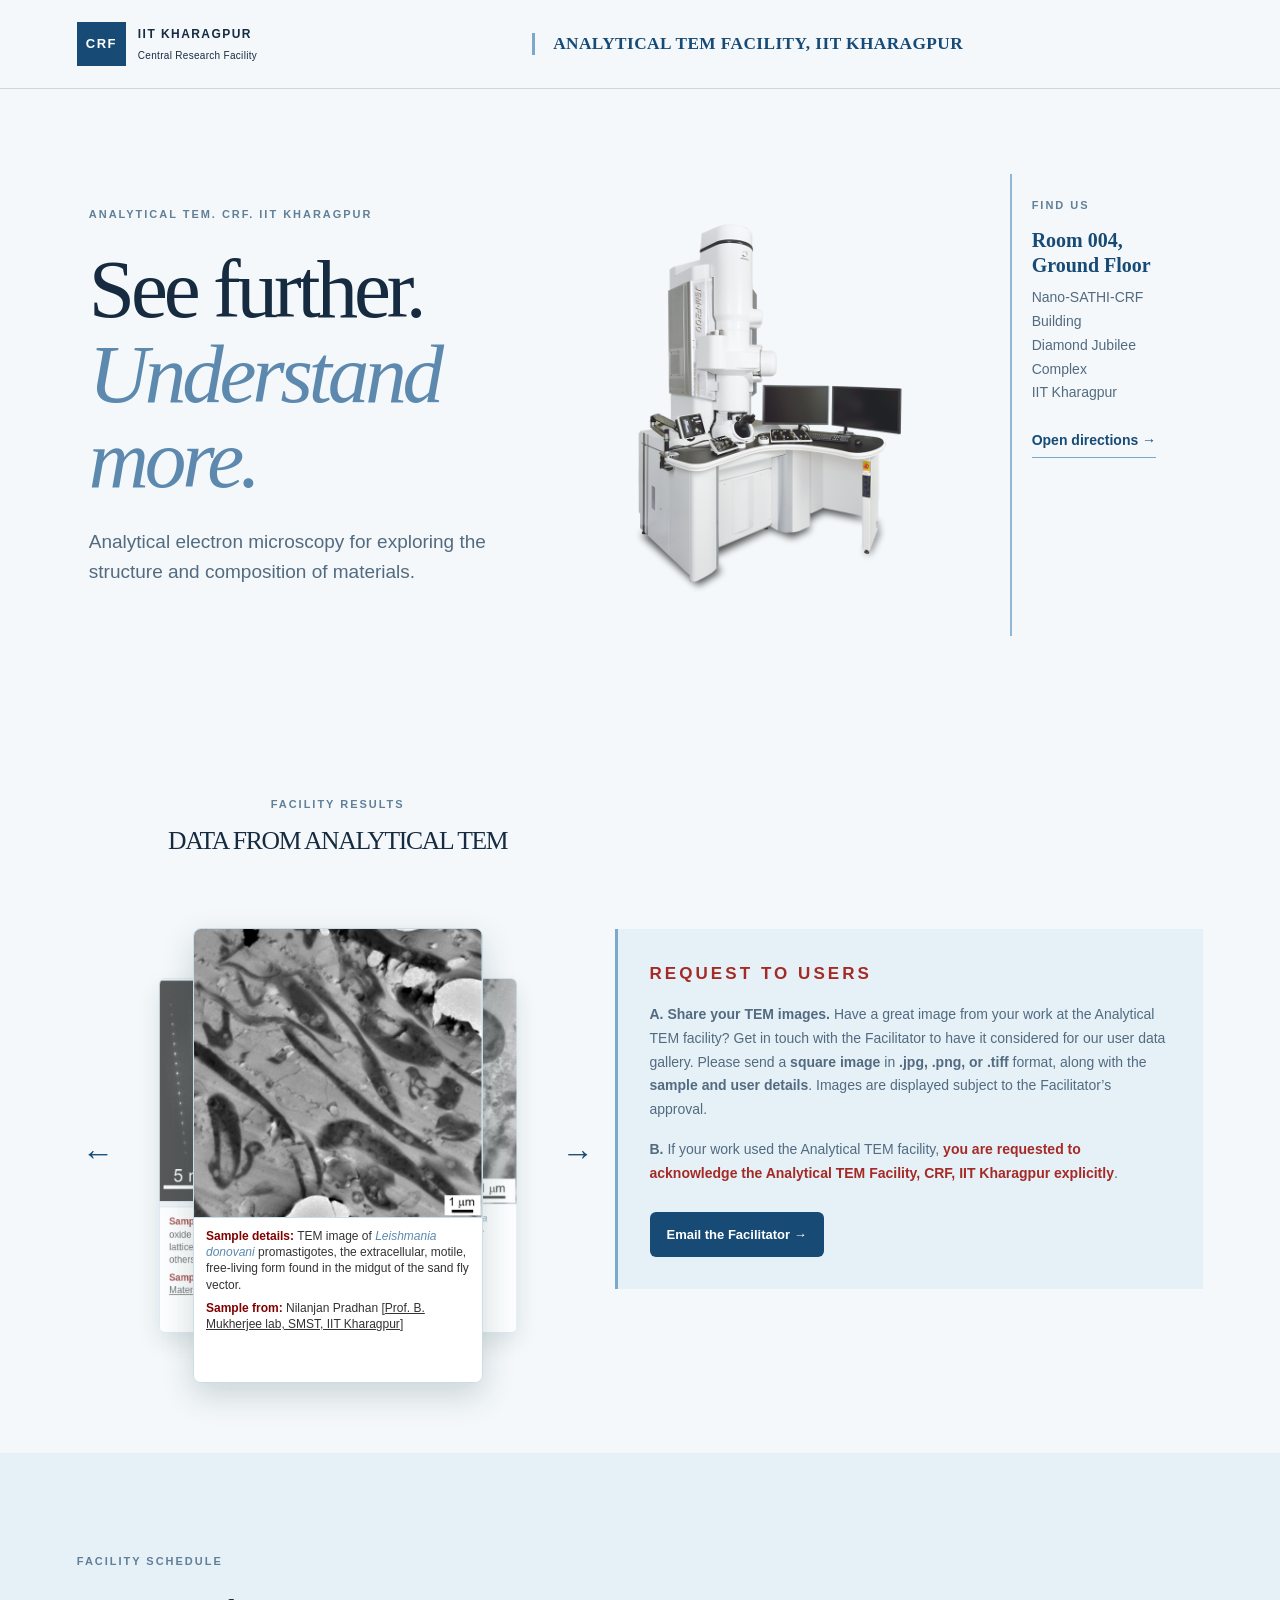
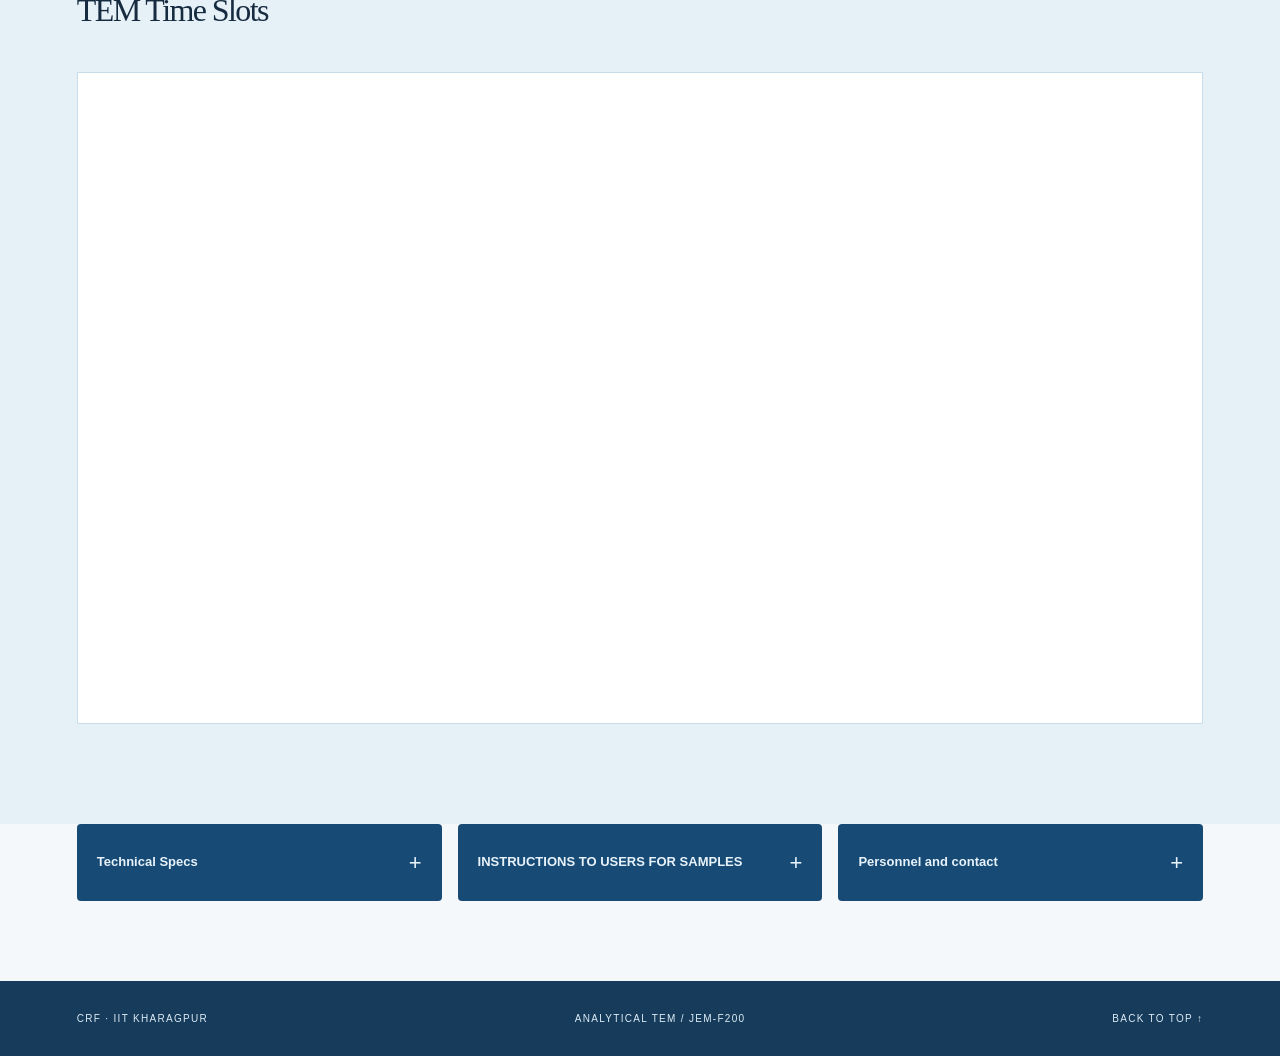
<file: index.html>
﻿<!doctype html>
<html lang="en">
  <head>
    <meta charset="utf-8">
    <meta name="viewport" content="width=device-width,initial-scale=1">
    <meta name="description" content="Analytical TEM facility at the Central Research Facility, IIT Kharagpur.">
    <title>Analytical TEM | CRF IIT Kharagpur</title>
    <link href="https://cdn.jsdelivr.net/npm/bootstrap@5.3.3/dist/css/bootstrap.min.css" rel="stylesheet" integrity="sha384-QWTKZyjpPEjISv5WaRU9OFeRpok6YctnYmDr5pNlyT2bRjXh0JMhjY6hW+ALEwIH" crossorigin="anonymous">
    <link rel="stylesheet" href="style.css">
  </head>
  <body>
    <header class="top d-flex align-items-center flex-wrap">
      <a class="brand" href="#top"><span class="mark">CRF</span><span>IIT KHARAGPUR<small>Central Research Facility</small></span></a>
      <div class="header-title">ANALYTICAL TEM FACILITY, IIT KHARAGPUR</div>
    </header>
    <main id="top">
      <section class="hero row align-items-center">
        <div class="col-lg-5">
          <p class="eyebrow">ANALYTICAL TEM. CRF. IIT KHARAGPUR</p>
          <h1>See further.<br><em>Understand more.</em></h1>
          <p class="lead">Analytical electron microscopy for exploring the structure and composition of materials.</p>
        </div>
        <div class="hero-facility col-lg-7">
          <figure class="hero-image">
            <img src="images/JEM-F200_en.png" alt="JEOL JEM-F200 electron microscope product image">
          </figure>
          <div class="hero-location">
            <p class="eyebrow">FIND US</p>
            <p><strong>Room 004, Ground Floor</strong><br>Nano-SATHI-CRF Building<br>Diamond Jubilee Complex<br>IIT Kharagpur</p>
            <a href="https://maps.app.goo.gl/LZnkwREacfSLnMJ28">Open directions &rarr;</a>
            <iframe class="location-map" title="Map of the Central Research Facility at IIT Kharagpur" src="https://maps.google.com/maps?q=Nano%20SATHI%20CRF%20Building%20IIT%20Kharagpur&amp;z=14&amp;output=embed" loading="lazy" referrerpolicy="no-referrer-when-downgrade"></iframe>
          </div>
        </div>
      </section>
      <section class="data-section row align-items-center" aria-labelledby="data-heading">
        <div class="data-column col-md">
        <div class="data-heading-row">
          <div>
            <p class="eyebrow">FACILITY RESULTS</p>
            <h2 id="data-heading">DATA FROM ANALYTICAL TEM</h2>
          </div>
        </div>
        <div class="carousel-shell">
          <button type="button" id="carousel-prev" class="carousel-arrow carousel-arrow-prev" aria-label="Previous image">&#8592;</button>
        <div class="data-carousel" aria-label="Analytical TEM data cards">
          <div class="carousel-stage">
            <article class="data-card" aria-label="TEM image of Leishmania donovani promastigotes">
              <div class="data-card-image"><img src="images/data-1.png" alt="TEM image of Leishmania donovani promastigotes, with a 1 micrometre scale bar"></div>
              <div class="data-card-details">
                <p><strong>Sample details:</strong> TEM image of <em>Leishmania donovani</em> promastigotes, the extracellular, motile, free-living form found in the midgut of the sand fly vector.</p>
                <p><strong>Sample from:</strong> Nilanjan Pradhan [<a href="https://molecularparasitol.wixsite.com/idi-lab">Prof. B. Mukherjee lab, SMST, IIT Kharagpur</a>]</p>
              </div>
            </article>
            <article class="data-card" aria-label="TEM image of Leishmania donovani amastigotes">
              <div class="data-card-image"><img src="images/data-2.png" alt="TEM image of Leishmania donovani amastigotes, with a 1 micrometre scale bar"></div>
              <div class="data-card-details">
                <p><strong>Sample details:</strong> (TEM) image of <em>Leishmania donovani</em> amastigotes, the intracellular, non-motile stage that resides within the Phagocytophorus vacuole of primary macrophages.</p>
                <p><strong>Sample from:</strong> Nilanjan Pradhan [<a href="https://molecularparasitol.wixsite.com/idi-lab">Prof. B. Mukherjee lab, SMST, IIT Kharagpur</a>]</p>
              </div>
            </article>
            <article class="data-card" aria-label="STEM-EDS composition map of a catalytic nanohybrid">
              <div class="data-card-image"><img src="images/data-3.png" alt="STEM-EDS composition map of platinum nanoparticles on cobalt manganese oxide octahedra, with a 100 nanometre scale bar"></div>
              <div class="data-card-details">
                <p><strong>Sample details:</strong> STEM-EDS composition mapping of catalytic nanohybrid - <span class="pt-highlight">Pt nanoparticles</span> [in red] on Cobalt manganese oxide octahedra.</p>
                <p><strong>Sample from:</strong> Dileshwari Sahu [<a href="https://ahinroy.github.io">Ahin Roy's lab, Materials Science Centre, IIT Kharagpur</a>]</p>
              </div>
            </article>
            <article class="data-card" aria-label="SAED pattern of barium manganese oxide">
              <div class="data-card-image"><img src="images/data-4.png" alt="Annotated SAED pattern of barium manganese oxide showing two incommensurate lattices"></div>
              <div class="data-card-details">
                <p><strong>Sample details:</strong> SAED pattern from complex oxide Ba<sub>6</sub>Mn<sub>24</sub>O<sub>48</sub>. The two incommensurate lattices are denoted here, one with rings, the others plainly showing weak reflections.</p>
                <p><strong>Sample from:</strong> Ajoy Dinda [<a href="https://ahinroy.github.io">Ahin Roy's lab, Materials Science Centre, IIT Kharagpur</a>]</p>
              </div>
            </article>
          </div>
        </div>
          <button type="button" id="carousel-next" class="carousel-arrow carousel-arrow-next" aria-label="Next image">&#8594;</button>
        </div>
        </div>
        <aside class="bibliography-box col-md">
          <p class="eyebrow">REQUEST TO USERS</p>
          <p><strong>A. Share your TEM images.</strong> Have a great image from your work at the Analytical TEM facility? Get in touch with the Facilitator to have it considered for our user data gallery. Please send a <strong>square image</strong> in <strong>.jpg, .png, or .tiff</strong> format, along with the <strong>sample and user details</strong>. Images are displayed subject to the Facilitator&#8217;s approval.</p>
          <p><strong>B.</strong> If your work used the Analytical TEM facility, <span class="acknowledgement-request">you are requested to acknowledge the Analytical TEM Facility, CRF, IIT Kharagpur explicitly</span>.</p>
          <a class="bibliography-link btn" href="mailto:ahin.iitkgp@gmail.com?subject=Analytical%20TEM%20publication%20details">Email the Facilitator &rarr;</a>
        </aside>
      </section>
      <section class="calendar-section section" aria-labelledby="calendar-heading">
        <p class="eyebrow">FACILITY SCHEDULE</p>
        <h2 id="calendar-heading">TEM Time Slots</h2>
        <div class="calendar-shell" id="calendar-container">
          <div class="calendar-placeholder"><p>The slot calendar will appear here once it is connected.</p></div>
        </div>
      </section>
      <section class="quick-tabs row g-3" aria-label="Facility information">
        <details class="col-md">
          <summary>Technical Specs <span aria-hidden="true">+</span></summary>
          <div class="tab-content">
            <ul>
              <li><strong>Instrument:</strong> JEOL JEM-F200 transmission electron microscope</li>
              <li><strong>Electron source:</strong> Schottky field-emission gun</li>
              <li><strong>Accelerating voltage:</strong> 20&ndash;200 kV model range; 80 and 200 kV are standard settings, with other voltages optional</li>
              <li><strong>TEM lattice resolution at 200 kV:</strong> 0.1 nm</li>
              <li><strong>TEM information limit at 200 kV:</strong> &le; 0.12 nm with Schottky FEG</li>
              <li><strong>HAADF-STEM resolution at 200 kV:</strong> 0.16 nm with Schottky FEG</li>
              <li><strong>EDS:</strong> Single-window JEOL EDS</li>
            </ul>
            <p>These are company-specified specs. <strong>REAL DATA LARGELY DEPENDS ON SAMPLE QUALITY</strong></p>
          </div>
        </details>
        <details class="col-md">
          <summary>INSTRUCTIONS TO USERS FOR SAMPLES <span aria-hidden="true">+</span></summary>
          <div class="tab-content">
            <ul class="sample-instructions">
              <li><strong>Dry samples overnight</strong> before bringing them for microscopy.</li>
              <li><strong>Notify the facility in advance if a powder sample contains magnetic particles in the micron or sub-micron range.</strong> Magnetic particles can be drawn toward the objective pole piece, <strong class="critical-warning">potentially causing permanent damage to the instrument for which the user will be responsible</strong>. For magnetic samples, we recommend SEM and XRD analysis first to establish particle size, followed by TEM only with appropriate caution.</li>
              <li>Samples that outgas or produce excessive carbon contamination <strong>will be removed from the column to protect the instrument vacuum</strong>. This requirement is non-negotiable.</li>
              <li><strong>Do not expect atomic resolution comparable to the GRAND ARM at SATHI or the NeoARM at CRF.</strong> This instrument is intended primarily for analytical work.</li>
              <li>Sample insertion requires time to pump the load-lock chamber down to a vacuum equivalent to the column. <strong>Please allow the operator sufficient time and do not request that the exchange be rushed.</strong></li>
              <li>Due to high demand, <strong>slots cannot be rescheduled</strong>.</li>
            </ul>
          </div>
        </details>
        <details class="col-md">
          <summary>Personnel and contact <span aria-hidden="true">+</span></summary>
          <div class="tab-content">
            <div class="personnel-entry d-flex align-items-start gap-3"><img class="personnel-photo" src="images/Kule.jpg" alt="Anirban Kule"><p><span class="operator-label">OPERATOR</span><br><strong class="operator-name">Anirban Kule</strong><br><a href="mailto:kuleanirban@gmail.com">kuleanirban@gmail.com</a><br>Room 004, Ground Floor<br>Nano-SATHI-CRF Building, Diamond Jubilee Complex<br>IIT Kharagpur</p></div>
            <div class="personnel-entry d-flex align-items-start gap-3"><img class="personnel-photo" src="images/ahin.png" alt="Ahin Roy"><p><span class="operator-label">FACILITATOR</span><br><strong class="operator-name">Ahin Roy</strong><br><a href="mailto:ahin.iitkgp@gmail.com">ahin.iitkgp@gmail.com</a><br>225, Materials Science Centre<br>IIT Kharagpur<br>Ph: <a href="tel:+913222283988">+91-3222-283988</a></p></div>
          </div>
        </details>
      </section>
      <section class="publications-section" id="publications" hidden>
        <h2>Publications</h2>
        <iframe id="publications-frame" title="Submit and view publications" loading="lazy"></iframe>
      </section>
    </main>
    <footer class="d-flex justify-content-between flex-wrap">
      <span>CRF · IIT KHARAGPUR</span><span>ANALYTICAL TEM / JEM-F200</span><a href="#top">BACK TO TOP ↑</a>
    </footer>
    <script src="carousel.js" defer></script>
    <script src="calendar.js" defer></script>
    <script src="publications.js" defer></script>
  </body>
</html>
</file>
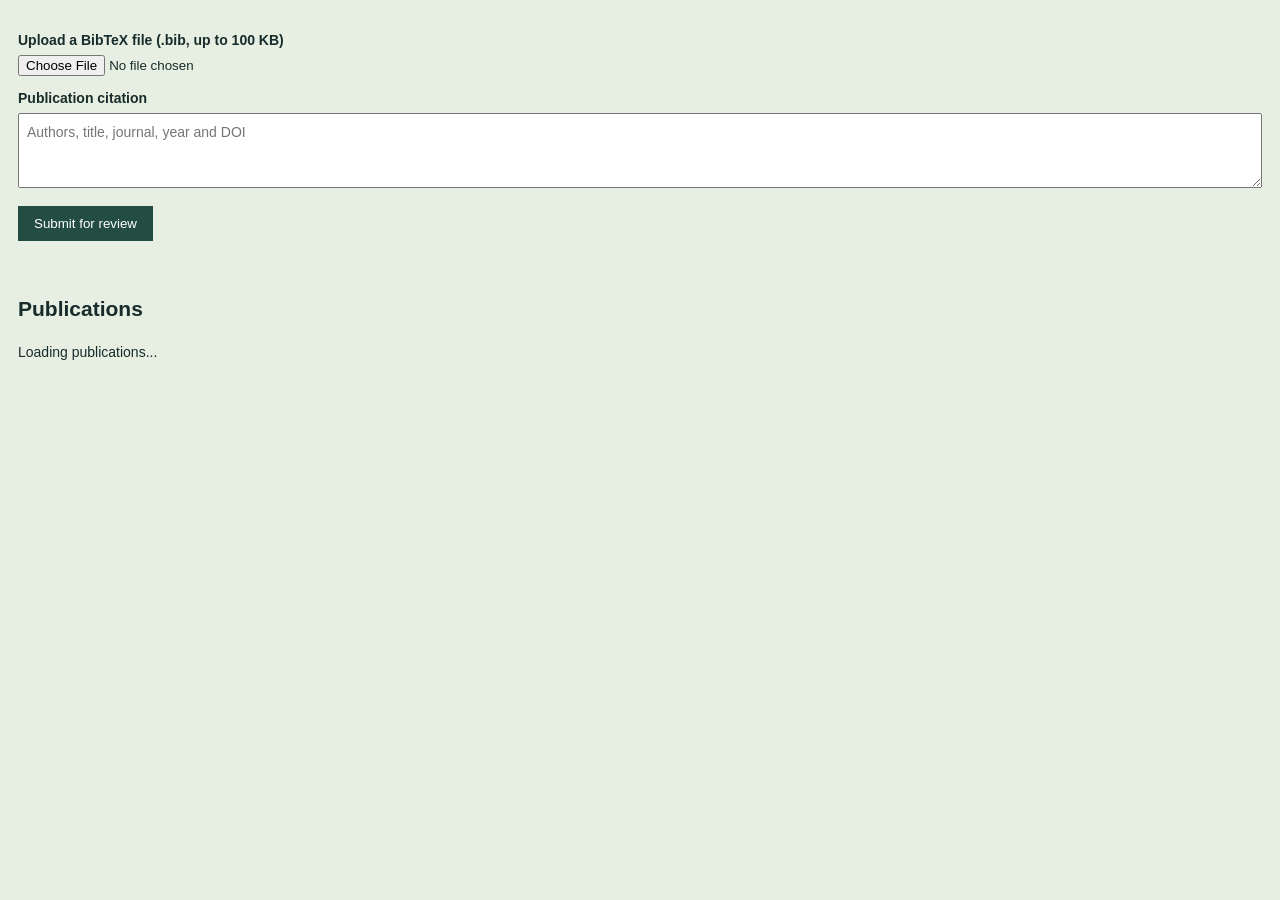
<file: bibliography/PublicationForm.html>
<!doctype html>
<html lang="en">
<head>
  <base target="_top">
  <meta name="viewport" content="width=device-width, initial-scale=1">
  <style>
    body { margin: 0; padding: 18px; font: 14px/1.5 Arial, sans-serif; color: #172c2b; background: #e7eee2; }
    label { display: block; font-weight: bold; margin: 12px 0 4px; }
    textarea { box-sizing: border-box; width: 100%; min-height: 75px; padding: 8px; font: inherit; }
    input { max-width: 100%; }
    button { margin-top: 12px; padding: 10px 16px; background: #234d42; color: white; border: 0; cursor: pointer; }
    button:disabled { opacity: .6; }
    #status { min-height: 1.5em; }
    ol { padding-left: 22px; }
    li { margin-bottom: 12px; overflow-wrap: anywhere; }
  </style>
</head>
<body>
  <form id="form">
    <label for="file">Upload a BibTeX file (.bib, up to 100 KB)</label>
    <input id="file" type="file" accept=".bib" required>
    <label for="citation">Publication citation</label>
    <textarea id="citation" maxlength="2000" required placeholder="Authors, title, journal, year and DOI"></textarea>
    <button id="submit" type="submit">Submit for review</button>
    <p id="status" role="status" aria-live="polite"></p>
  </form>
  <h2>Publications</h2>
  <p id="list-status">Loading publications...</p>
  <ol id="publications"></ol>
  <script>
    const form = document.querySelector('#form');
    const status = document.querySelector('#status');
    const button = document.querySelector('#submit');
    google.script.run.withSuccessHandler(items => {
      document.querySelector('#list-status').textContent = items.length ? '' : 'No approved publications yet.';
      const list = document.querySelector('#publications');
      items.forEach(citation => { const li = document.createElement('li'); li.textContent = citation; list.appendChild(li); });
    }).withFailureHandler(() => { document.querySelector('#list-status').textContent = 'Unable to load publications.'; }).getPublications();
    // Extract common fields as a starting point; users can correct the citation.
    function bibField(text, name) {
      const match = new RegExp('\\b' + name + '\\s*=\\s*([{"])', 'i').exec(text);
      if (!match) return '';
      const start = match.index + match[0].length;
      const opening = match[1];
      let depth = 1;
      for (let i = start; i < text.length; i++) {
        if (opening === '{' && text[i] === '{') depth++;
        if (text[i] === (opening === '{' ? '}' : '"')) depth--;
        if (depth === 0) return text.slice(start, i).replace(/[{}]/g, '').trim();
      }
      return '';
    }
    document.querySelector('#file').addEventListener('change', async event => {
      const file = event.target.files[0];
      if (!file || file.size > 100000) return;
      const text = await file.text();
      const fields = ['author', 'title', 'journal', 'year', 'doi'].map(name => bibField(text, name));
      if (fields.some(Boolean)) document.querySelector('#citation').value = fields.filter(Boolean).join('. ');
    });
    form.addEventListener('submit', async event => {
      event.preventDefault();
      const file = document.querySelector('#file').files[0];
      if (!file || file.size > 100000) { status.textContent = 'Please select a .bib file of up to 100 KB.'; return; }
      button.disabled = true;
      status.textContent = 'Submitting...';
      try {
        const text = await file.text();
        google.script.run.withSuccessHandler(message => {
          status.textContent = message; form.reset(); button.disabled = false;
        }).withFailureHandler(error => {
          status.textContent = error.message || 'Submission failed.'; button.disabled = false;
        }).submitBibliography(file.name, text, document.querySelector('#citation').value);
      } catch (error) { status.textContent = 'Could not read the file.'; button.disabled = false; }
    });
  </script>
</body>
</html>
</file>
<file: style.css>
:root {
  --ink: #172b40;
  --green: #174b76;
  --lime: #bad8ef;
  --cream: #f4f8fb;
  --muted: #607487;
}

* {
  box-sizing: border-box;
}

html {
  scroll-behavior: smooth;
}

body {
  margin: 0;
  background: var(--cream);
  color: var(--ink);
  font-family: Arial,sans-serif;
}

a {
  color: inherit;
}

.top {
  display: flex;
  align-items: center;
  gap: 35px;
  padding: 22px 6%;
  border-bottom: 1px solid #c9d7e2;
}

.brand {
  display: flex;
  align-items: center;
  gap: 12px;
  text-decoration: none;
  font-size: 12px;
  font-weight: 700;
  letter-spacing: .12em;
}

.brand small {
  display: block;
  font-size: 10px;
  font-weight: 400;
  letter-spacing: .03em;
  margin-top: 5px;
}

.mark {
  background: var(--green);
  color: white;
  padding: 12px 9px;
  font-size: 13px;
}

.top nav {
  display: flex;
  gap: 30px;
  margin: auto;
  font-size: 13px;
}

.top nav a,.contact {
  text-decoration: none;
}

.contact {
  font-size: 13px;
  font-weight: bold;
}

.hero {
  padding: 85px 6% 70px;
  display: grid;
  grid-template-columns: .85fr 1.15fr;
  gap: 7%;
  align-items: center;
}

.eyebrow {
  font-size: 11px;
  font-weight: bold;
  letter-spacing: .18em;
  color: #607f98;
}

.hero h1,h2 {
  font-family: Georgia,serif;
  letter-spacing: -.05em;
  font-weight: normal;
  line-height: 1.02;
  margin: 25px 0;
}

.hero h1 {
  font-size: clamp(55px,6.5vw,100px);
}

em {
  font-weight: normal;
  color: #5c89ad;
}

.lead {
  font-size: 19px;
  line-height: 1.6;
  max-width: 480px;
  color: #526b80;
}

.actions {
  display: flex;
  gap: 28px;
  align-items: center;
  margin-top: 36px;
}

.button {
  display: inline-block;
  background: var(--green);
  color: #fff;
  text-decoration: none;
  padding: 17px 22px;
  font-size: 13px;
  font-weight: bold;
}

.button span {
  margin-left: 22px;
}

.text-link {
  font-size: 13px;
  font-weight: bold;
  text-decoration: none;
  border-bottom: 1px solid;
  padding-bottom: 6px;
}

.visual {
  height: 460px;
  background: #d9eaf5;
  position: relative;
  overflow: hidden;
  display: grid;
  place-items: center;
}

.visual:before {
  content: '';
  position: absolute;
  inset: 0;
  background: repeating-linear-gradient(0deg,transparent 0 39px,#a8c6da22 40px),repeating-linear-gradient(90deg,transparent 0 39px,#a8c6da22 40px);
}

.orbit {
  position: absolute;
  border: 1px solid #6a9cbd;
  border-radius: 50%;
  width: 330px;
  height: 330px;
}

.two {
  width: 400px;
  height: 400px;
  border-color: #a8cadd;
}

.core {
  border-radius: 50%;
  background: #245c85;
  color: white;
  width: 255px;
  height: 255px;
  display: flex;
  flex-direction: column;
  align-items: center;
  justify-content: center;
  box-shadow: 0 20px 60px #6389aa55;
  z-index: 1;
}

.core span,.core small {
  font-size: 10px;
  letter-spacing: .2em;
}

.core strong {
  font-family: Georgia,serif;
  font-size: 54px;
  line-height: .9;
  margin: 17px 0;
}

.visual-label {
  position: absolute;
  bottom: 20px;
  left: 22px;
  font-size: 9px;
  letter-spacing: .15em;
}

.visual-label span {
  padding: 0 8px;
}

.ticker {
  background: var(--green);
  color: #e7f2fa;
  padding: 20px 6%;
  display: flex;
  justify-content: space-between;
  gap: 12px;
  font-size: 10px;
  letter-spacing: .16em;
}

.section,.calendar-section {
  padding: 100px 6%;
}

.section-head {
  display: grid;
  grid-template-columns: 1fr 1fr;
  gap: 10%;
  align-items: end;
}

.section-head h2,.visit h2 {
  font-size: clamp(42px,5vw,68px);
}

.section-head>p,.visit>div>p:not(.eyebrow) {
  color: #607487;
  line-height: 1.8;
  max-width: 490px;
}

.cards {
  display: grid;
  grid-template-columns: repeat(3,1fr);
  margin-top: 55px;
  border-top: 1px solid #cbdbe6;
  border-bottom: 1px solid #cbdbe6;
}

.cards article {
  padding: 30px 30px 30px 0;
}

.cards article+article {
  border-left: 1px solid #cbdbe6;
  padding-left: 30px;
}

.cards span {
  font-size: 11px;
  color: #8199aa;
}

.cards h3,.location h3 {
  font-family: Georgia,serif;
  font-size: 27px;
  font-weight: normal;
}

.cards p,.source,.note {
  font-size: 13px;
  line-height: 1.7;
  color: #667e90;
}

.source {
  margin-top: 22px;
}

.calendar-section {
  background: #e6f0f7;
}

.calendar-shell {
  margin-top: 45px;
  min-height: 400px;
  background: white;
  border: 1px solid #c9dce9;
}

.calendar-shell iframe {
  width: 100%;
  height: 650px;
  border: 0;
  display: block;
}

.calendar-placeholder {
  text-align: center;
  padding: 75px 20px;
}

.calendar-icon {
  font-size: 38px;
  color: #5c89ad;
}

.calendar-placeholder h3 {
  font-family: Georgia,serif;
  font-weight: normal;
  font-size: 29px;
}

.calendar-placeholder p {
  color: #607487;
  margin-bottom: 30px;
}

.visit {
  display: grid;
  grid-template-columns: 1fr 1fr;
  gap: 15%;
}

.location {
  background: #edf4f8;
  padding: 40px;
}

.location p {
  line-height: 1.7;
}

.location a {
  font-size: 14px;
}

.location hr {
  border: 0;
  border-top: 1px solid #cadbe6;
  margin: 32px 0;
}

footer {
  background: #173b5a;
  color: #dcecf7;
  display: flex;
  justify-content: space-between;
  gap: 20px;
  padding: 30px 6%;
  font-size: 10px;
  letter-spacing: .13em;
}

footer a {
  text-decoration: none;
}

@media(max-width:700px) {
  .top {
    flex-wrap: wrap;
    gap: 18px;
  }
  .top nav {
    order: 3;
    width: 100%;
    justify-content: space-between;
  }
  .contact {
    margin-left: auto;
  }
  .hero,.section-head,.visit {
    grid-template-columns: 1fr;
  }
  .hero {
    padding-top: 50px;
  }
  .visual {
    height: 330px;
    margin-top: 20px;
  }
  .orbit {
    width: 260px;
    height: 260px;
  }
  .two {
    width: 310px;
    height: 310px;
  }
  .core {
    width: 205px;
    height: 205px;
  }
  .core strong {
    font-size: 44px;
  }
  .ticker {
    font-size: 8px;
    flex-wrap: wrap;
  }
  .section,.calendar-section {
    padding: 65px 6%;
  }
  .cards {
    grid-template-columns: 1fr;
  }
  .cards article+article {
    border-left: 0;
    border-top: 1px solid #cbdbe6;
    padding-left: 0;
  }
  .visit {
    gap: 35px;
  }
  .calendar-shell iframe {
    height: 550px;
  }
  footer {
    flex-wrap: wrap;
  }
}

/* Instrument and microscopy images */
.hero-image, .micrograph-image {
  margin: 0;
}

.hero-image img, .micrograph-image img {
  display: block;
  width: 100%;
  object-fit: cover;
}

.hero-image {
  width: 100%;
  max-width: 540px;
  justify-self: center;
}

.hero-image img {
  height: auto;
  aspect-ratio: 1;
  object-fit: contain;
}

.hero-image figcaption, .micrograph-image figcaption {
  padding-top: 8px;
  color: #607487;
  font-size: 11px;
}

.micrograph-image {
  margin-top: 50px;
}

.micrograph-image img {
  height: 300px;
  object-fit: contain;
  background: #e6f0f7;
}

@media (max-width: 700px) {
  .hero-image {
    max-width: 380px;
  }

  .micrograph-image img {
    height: 220px;
  }
}

/* Expandable facility information */
.quick-tabs {
  display: grid;
  grid-template-columns: repeat(3, minmax(0, 1fr));
  align-items: start;
  gap: 16px;
  padding: 0 6%;
}

.quick-tabs details {
  background: var(--green);
  color: #e7f2fa;
  border-radius: 4px;
}

.quick-tabs summary {
  display: flex;
  justify-content: space-between;
  align-items: center;
  gap: 12px;
  padding: 22px 20px;
  cursor: pointer;
  font-size: 13px;
  font-weight: bold;
  list-style: none;
}

.quick-tabs summary::-webkit-details-marker {
  display: none;
}

.quick-tabs summary span {
  font-size: 22px;
  font-weight: normal;
  transition: transform .2s ease;
}

.quick-tabs details[open] summary span {
  transform: rotate(45deg);
}

.quick-tabs summary:focus-visible {
  outline: 2px solid var(--lime);
  outline-offset: -4px;
}

.tab-content {
  padding: 20px;
  background: #e6f0f7;
  color: var(--ink);
  border-radius: 0 0 4px 4px;
  font-size: 13px;
  line-height: 1.6;
}

.tab-content p {
  margin: 0 0 12px;
}

.tab-content p:last-child {
  margin-bottom: 0;
}

@media (max-width: 700px) {
  .quick-tabs {
    grid-template-columns: 1fr;
  }

  .quick-tabs {
    gap: 10px;
  }
}

.header-title {
  margin: auto;
  padding-left: 18px;
  border-left: 3px solid #7aa9cc;
  color: var(--green);
  font-family: Georgia, serif;
  font-size: clamp(15px, 1.35vw, 19px);
  font-weight: bold;
  letter-spacing: .025em;
  line-height: 1.25;
}

@media (max-width: 700px) {
  .header-title {
    order: 3;
    width: 100%;
    margin: 0;
  }
}

.hero-facility {
  display: grid;
  grid-template-columns: minmax(0, 1.4fr) minmax(165px, .6fr);
  align-items: center;
  gap: 20px;
}

.hero-location {
  font-size: 13px;
  line-height: 1.7;
}

.hero-location a {
  font-weight: bold;
}

@media (max-width: 700px) {
  .hero-facility {
    grid-template-columns: minmax(0, 1fr) minmax(130px, .7fr);
    gap: 12px;
  }
}

@media (max-width: 400px) {
  .hero-facility {
    grid-template-columns: 1fr;
  }
}

/* Facility location beside the instrument */
.hero-facility {
  gap: 28px;
}

.hero-location {
  padding: 22px 0 22px 20px;
  border-left: 2px solid #8fb8d4;
  color: #526b80;
  font-size: 14px;
}

.hero-location .eyebrow {
  margin: 0 0 14px;
}

.hero-location strong {
  display: inline-block;
  margin-bottom: 8px;
  color: var(--green);
  font-family: Georgia, serif;
  font-size: 20px;
  line-height: 1.25;
}

.hero-location a {
  display: inline-block;
  margin-top: 8px;
  padding-bottom: 4px;
  border-bottom: 1px solid #7aa9cc;
  color: var(--green);
  text-decoration: none;
}

.hero-location a:hover {
  border-color: var(--green);
}

@media (max-width: 700px) {
  .hero-facility {
    gap: 14px;
  }

  .hero-location {
    padding-left: 14px;
  }
}

.location-map {
  display: block;
  width: 100%;
  height: 140px;
  margin-top: 16px;
  border: 0;
  border-radius: 4px;
}

.tab-content ol, .sample-instructions {
  margin: 0;
  padding-left: 1.4em;
}

.tab-content li + li {
  margin-top: 12px;
}

.sample-instructions .critical-warning {
  color: #a52a25;
}

.operator-label {
  display: inline-block;
  margin-bottom: 8px;
  padding: 5px 9px;
  background: var(--green);
  color: #fff;
  font-size: 10px;
  font-weight: bold;
  letter-spacing: .14em;
  line-height: 1.2;
}

.operator-name {
  display: inline-block;
  margin-bottom: 3px;
  color: var(--green);
  font-family: Georgia, serif;
  font-size: 19px;
  line-height: 1.3;
}

/* Keep the footer at the bottom on short pages. */
body {
  min-height: 100vh;
  display: flex;
  flex-direction: column;
}

main {
  flex: 1;
  padding-bottom: 80px;
}

.data-section {
  padding: 90px 6% 30px;
}

.data-heading-row {
  display: flex;
  align-items: end;
  justify-content: space-between;
  gap: 24px;
  margin-bottom: 28px;
}

.data-heading-row h2 {
  margin: 12px 0 0;
  font-size: clamp(20px, 2vw, 26px);
}

.carousel-controls {
  display: flex;
  gap: 8px;
}

.carousel-controls button {
  width: 42px;
  height: 42px;
  border: 1px solid var(--green);
  background: transparent;
  color: var(--green);
  font-size: 20px;
  cursor: pointer;
}

.carousel-controls button:hover, .carousel-controls button:focus-visible {
  background: var(--green);
  color: white;
}

.data-carousel {
  display: flex;
  gap: 18px;
  overflow-x: auto;
  scroll-snap-type: x mandatory;
  scroll-behavior: smooth;
  padding-bottom: 12px;
}

.data-card {
  flex: 0 0 44%;
  min-height: 180px;
  padding: 26px;
  background: #e6f0f7;
  scroll-snap-align: start;
}

.data-card span {
  color: #607f98;
  font-size: 11px;
  letter-spacing: .12em;
}

.data-card h3 {
  margin: 32px 0 12px;
  color: var(--green);
  font-family: Georgia, serif;
  font-size: 24px;
  font-weight: normal;
}

.data-card p {
  color: #607487;
  font-size: 13px;
}

@media (prefers-reduced-motion: reduce) {
  .data-carousel { scroll-behavior: auto; }
}

@media (max-width: 700px) {
  .data-card { flex-basis: 82%; }
}

.data-card {
  min-height: 260px;
  border: 1px solid #c9dce9;
  border-radius: 8px;
  background: #edf5fa;
  box-shadow: 0 8px 24px #172b400d;
}

.data-card {
  aspect-ratio: 1;
  min-height: 0;
  padding: 0;
  overflow: hidden;
  display: flex;
  flex-direction: column;
  background: #fff;
}

.data-card-image {
  flex: 1;
  background: #e6f0f7;
}

.data-card-details {
  height: 25%;
  min-height: 64px;
  border-top: 1px solid #c9dce9;
  background: #fff;
}

.data-card {
  flex: 0 0 200px;
}

@media (max-width: 700px) {
  .data-card { flex-basis: 160px; }
}

/* Keep the carousel narrower than its cards so they can roll. */
.data-carousel {
  max-width: 418px;
}

/* Rolling filmstrip */
.data-carousel {
  max-width: none;
  overflow: hidden;
  padding: 22px 0;
  background: var(--green);
  border-top: 8px dotted #bad8ef;
  border-bottom: 8px dotted #bad8ef;
}

.film-track, .film-copy {
  display: flex;
  gap: 18px;
  width: max-content;
}

.film-track {
  animation: film-roll 18s linear infinite;
}

.film-track .data-card {
  flex: 0 0 200px;
  width: 200px;
}

.data-carousel:hover .film-track {
  animation-play-state: paused;
}

@keyframes film-roll {
  to { transform: translateX(calc(-50% - 9px)); }
}

@media (prefers-reduced-motion: reduce) {
  .film-track { animation: none; }
  .data-carousel { overflow-x: auto; }
}

/* Three-dimensional data carousel */
.data-carousel {
  width: min(100%, 600px);
  max-width: none;
  overflow: visible;
  padding: 0;
  border: 0;
  background: transparent;
}

.carousel-stage {
  position: relative;
  height: 270px;
  perspective: 900px;
}

.carousel-stage .data-card {
  position: absolute;
  top: 25px;
  left: 50%;
  width: 200px;
  height: 200px;
  transition: transform .8s ease, filter .8s ease, opacity .8s ease;
  transform: translateX(-50%);
}

.carousel-stage .data-card[data-position="front"] {
  transform: translateX(-50%) translateZ(70px);
  z-index: 3;
  filter: none;
  opacity: 1;
}

.carousel-stage .data-card[data-position="left"] {
  transform: translateX(-125%) translateZ(-90px) rotateY(24deg) scale(.8);
  z-index: 1;
  filter: blur(2px);
  opacity: .65;
}

.carousel-stage .data-card[data-position="right"] {
  transform: translateX(25%) translateZ(-90px) rotateY(-24deg) scale(.8);
  z-index: 1;
  filter: blur(2px);
  opacity: .65;
}

@media (prefers-reduced-motion: reduce) {
  .carousel-stage .data-card { transition: none; }
}

.data-heading-row {
  justify-content: center;
  text-align: center;
}

.data-carousel {
  margin: 20px auto 0;
}

.data-section {
  display: grid;
  grid-template-columns: minmax(0, 1fr) minmax(0, 1fr);
  gap: 40px;
}

.data-column {
  min-width: 0;
}

@media (max-width: 700px) {
  .data-section { grid-template-columns: 1fr; }
}

.bibliography-box {
  align-self: center;
  padding: 32px;
  background: #e6f0f7;
  border-left: 3px solid #7aa9cc;
}

.bibliography-box h2 {
  margin: 12px 0 18px;
  color: var(--green);
  font-size: clamp(28px, 3vw, 38px);
}

.bibliography-box p:not(.eyebrow) {
  color: #526b80;
  font-size: 14px;
  line-height: 1.7;
}

.bibliography-link {
  display: inline-block;
  margin-top: 10px;
  padding: 12px 16px;
  background: var(--green);
  color: #fff;
  font-size: 13px;
  font-weight: bold;
  text-decoration: none;
}

.carousel-stage .data-card {
  transition: none;
  transform-origin: center center;
  will-change: transform, opacity, filter;
}

.carousel-stage {
  flex: 0 0 100%;
  width: 100%;
}

.carousel-stage {
  height: 360px;
}

.carousel-stage .data-card {
  width: 290px;
  height: 290px;
}

@media (max-width: 400px) {
  .carousel-stage { height: 280px; }
  .carousel-stage .data-card { width: 210px; height: 210px; }
}

.bibliography-box .eyebrow {
  color: #a52a25;
  font-size: 17px;
}

.acknowledgement-request {
  color: #a52a25;
  font-weight: bold;
}

.publications-section { padding: 20px 6% 40px; }
.publications-section h2 { font-size: 28px; }
#publications-frame { display: block; width: 100%; height: 650px; border: 0; }

/* Bootstrap provides the responsive grid; these rules retain the facility's visual identity. */
.hero, .quick-tabs, .data-section {
  display: flex;
  margin-left: 0;
  margin-right: 0;
}
.hero {
  gap: 0;
}
.quick-tabs, .data-section {
  gap: 16px;
}
.quick-tabs > details, .data-section > * {
  min-width: 0;
}
.quick-tabs > details {
  padding: 0;
}
.data-section > * {
  padding-left: 0;
  padding-right: 0;
}
.data-section > .bibliography-box {
  padding: 32px;
}
.bibliography-link:hover, .bibliography-link:focus-visible {
  background: #103a5d;
  color: #fff;
}
@media (max-width: 767.98px) {
  .quick-tabs > details, .data-section > * {
    flex: 0 0 100%;
    width: 100%;
  }
}

/* Personnel portraits */
.personnel-entry + .personnel-entry {
  margin-top: 22px;
}
.personnel-entry p {
  min-width: 0;
  overflow-wrap: anywhere;
}
.personnel-photo {
  width: 76px;
  height: 76px;
  flex: 0 0 76px;
  object-fit: cover;
  object-position: center top;
  border-radius: 50%;
}

/* Sample image and caption within each carousel card. */
.carousel-stage { height: 520px; }
.carousel-stage .data-card { height: auto; min-height: 455px; }
.data-card-image { flex: none; width: 100%; aspect-ratio: 1; }
.data-card-image img { display: block; width: 100%; height: 100%; object-fit: cover; }
.data-card-details { height: auto; min-height: 165px; padding: 10px 12px; color: #333; }
.data-card .data-card-details p { margin: 0 0 7px; color: #333; font-size: 12px; line-height: 1.35; }
.data-card-details strong { color: #800000; }
.data-card-details a { color: inherit; text-decoration: underline; }
@media (max-width: 400px) {
  .carousel-stage { height: 465px; }
  .carousel-stage .data-card { height: auto; min-height: 410px; }
  .data-card-details { min-height: 200px; }
  .data-card .data-card-details p { font-size: 11px; }
}

.carousel-controls { justify-content: center; margin-top: 8px; }

/* Give facility data more room and place navigation beside the gallery. */
.data-section { grid-template-columns: minmax(0, 1.45fr) minmax(260px, 1fr); }
.carousel-shell { position: relative; display: flex; align-items: center; gap: 8px; }
.carousel-shell .data-carousel { flex: 1; min-width: 0; margin: 20px auto 0; }
.carousel-arrow {
  flex: 0 0 42px; border: 0; padding: 8px 0; background: transparent;
  color: var(--green); font-size: 32px; line-height: 1; cursor: pointer;
  transition: color .2s, transform .2s;
}
.carousel-arrow:hover, .carousel-arrow:focus-visible { color: #800000; transform: scale(1.2); }
.carousel-arrow:focus-visible { outline: 2px solid #800000; outline-offset: 3px; border-radius: 4px; }
.carousel-stage .data-card { box-shadow: 0 12px 32px rgba(18, 48, 42, .18); }
@media (max-width: 700px) { .data-section { grid-template-columns: 1fr; } }
@media (prefers-reduced-motion: reduce) { .carousel-arrow { transition: none; } }

.data-card .data-card-details .pt-highlight { color: #b00020; font-size: inherit; letter-spacing: normal; }
</file>
